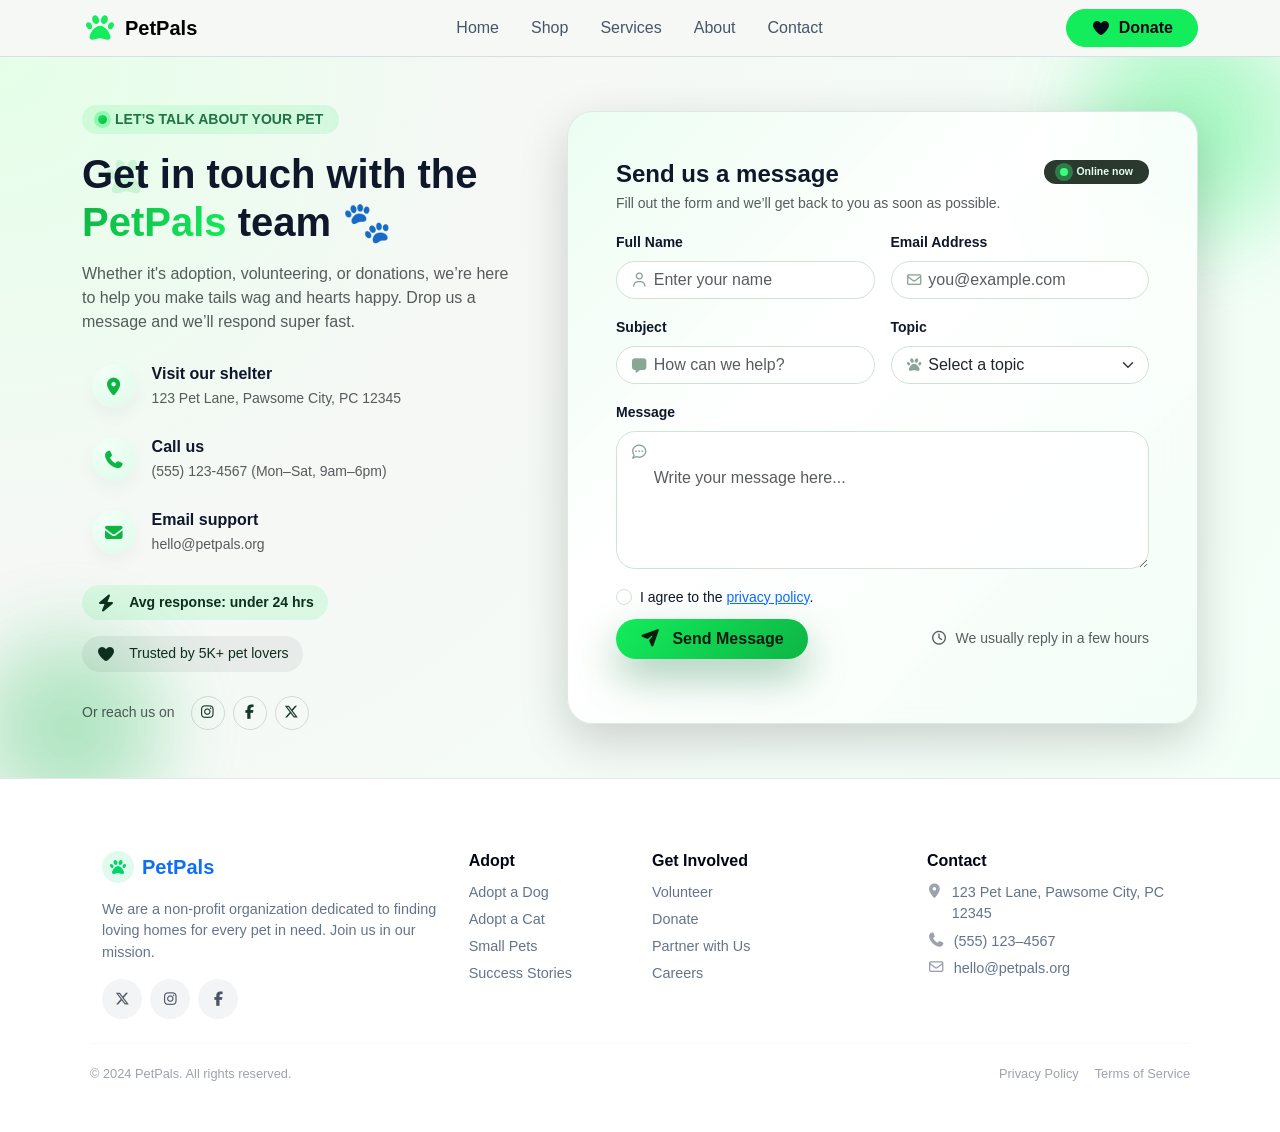
<file: contact.html>
<!DOCTYPE html>
<html lang="en">
<head>
    <meta charset="UTF-8" />
    <meta name="viewport" content="width=device-width, initial-scale=1.0" />
    <title>Pet-Shop Contact</title>

    <link rel="stylesheet" href="./fontawsome/css/all.min.css" />
    <link rel="stylesheet" href="bootstrap/css/bootstrap.min.css" />
    <link rel="stylesheet" href="./css-folder/contact.css" />
  </head>
<body>

    <!-- Navbar -->
    <nav class="navbar navbar-expand-lg navbar-blur sticky-top">
      <div class="container">
        <a class="navbar-brand d-flex align-items-center gap-2" href="./index.html">
          <i class="fa-solid fa-paw fs-3 text-primary-color"></i>
          <span class="fw-bold">PetPals</span>
        </a>

        <button
  class="navbar-toggler"
  type="button"
  data-bs-toggle="collapse"
  data-bs-target="#mainNavbar"
  aria-controls="mainNavbar"
  aria-expanded="false"
  aria-label="Toggle navigation"
>
  <!-- Default icon -->
  <i class="fa-solid fa-bars fs-3"></i>
  <!-- Close icon -->
  <i class="fa-solid fa-xmark fs-3 d-none"></i>
</button>


        <div class="collapse navbar-collapse" id="mainNavbar">
          <ul class="navbar-nav mx-auto mb-2 mb-lg-0 gap-lg-3">
            <li class="nav-item">
              <a class="nav-link fw-medium" href="./index.html">Home</a>
            </li>
            <!-- <li class="nav-item">
              <a class="nav-link fw-medium" href="#">Adopt</a>
            </li> -->
            <li class="nav-item">
              <a class="nav-link fw-medium" href="#">Shop</a>
            </li>
            <li class="nav-item">
              <a class="nav-link fw-medium" href="#">Services</a>
            </li>
            <li class="nav-item">
              <a class="nav-link fw-medium" href="./about.html">About</a>
            </li>
            <li class="nav-item">
              <a class="nav-link fw-medium" href="#">Contact</a>
            </li>
          </ul>

          <div class="d-flex align-items-center gap-2">
            <!-- <button class="btn btn-light btn-pill d-none d-sm-inline-flex px-4">
              Login
            </button> -->
            <button
              class="btn btn-primary-soft btn-pill d-inline-flex align-items-center gap-2 px-4"
            >
              <i class="fa-solid fa-heart"></i>
              <span>Donate</span>
            </button>
          </div>
        </div>
      </div>
    </nav>

    <main>
        <!-- Contact Section -->
<section id="contact" class="contact-section position-relative overflow-hidden py-5 py-md-6">
  <!-- Decorative gradient blobs -->
  <div class="contact-blob contact-blob-1"></div>
  <div class="contact-blob contact-blob-2"></div>

  <!-- Floating paws -->
  <i class="fa-solid fa-paw floating-paw paw-1"></i>
  <i class="fa-solid fa-paw floating-paw paw-2"></i>
  <i class="fa-solid fa-paw floating-paw paw-3"></i>

  <div class="container position-relative">
    <div class="row g-4 g-lg-5 align-items-center">
      <!-- Left Content -->
      <div class="col-lg-5">
        <div class="contact-badge mb-3 d-inline-flex align-items-center px-3 py-1 rounded-pill">
          <span class="contact-badge-dot me-2"></span>
          <span class="text-uppercase fw-semibold small">Let’s talk about your pet</span>
        </div>

        <h2 class="display-6 fw-bold mb-3">
          Get in touch with the <span class="text-primary-accent">PetPals</span> team 🐾
        </h2>

        <p class="text-muted mb-4">
          Whether it's adoption, volunteering, or donations, we’re here to help 
          you make tails wag and hearts happy. Drop us a message and we’ll respond super fast.
        </p>

        <div class="d-flex flex-column gap-3 mb-4">
          <!-- Info Item -->
          <div class="d-flex gap-3 align-items-start contact-info-item">
            <div class="icon-circle flex-shrink-0">
              <i class="fa-solid fa-location-dot"></i>
            </div>
            <div>
              <h6 class="mb-1 fw-semibold">Visit our shelter</h6>
              <p class="mb-0 small text-muted">
                123 Pet Lane, Pawsome City, PC 12345
              </p>
            </div>
          </div>

          <!-- Info Item -->
          <div class="d-flex gap-3 align-items-start contact-info-item">
            <div class="icon-circle flex-shrink-0">
              <i class="fa-solid fa-phone"></i>
            </div>
            <div>
              <h6 class="mb-1 fw-semibold">Call us</h6>
              <p class="mb-0 small text-muted">
                (555) 123-4567 (Mon–Sat, 9am–6pm)
              </p>
            </div>
          </div>

          <!-- Info Item -->
          <div class="d-flex gap-3 align-items-start contact-info-item">
            <div class="icon-circle flex-shrink-0">
              <i class="fa-solid fa-envelope"></i>
            </div>
            <div>
              <h6 class="mb-1 fw-semibold">Email support</h6>
              <p class="mb-0 small text-muted">
                hello@petpals.org
              </p>
            </div>
          </div>
        </div>

        <!-- Small “stats” row -->
        <div class="d-flex flex-wrap gap-3 align-items-center">
          <div class="pill-stat">
            <i class="fa-solid fa-bolt me-2"></i>
            <span class="small fw-semibold">Avg response: under 24 hrs</span>
          </div>
          <div class="pill-stat pill-stat-soft">
            <i class="fa-solid fa-heart me-2"></i>
            <span class="small">Trusted by 5K+ pet lovers</span>
          </div>
        </div>

        <!-- Social icons -->
        <div class="mt-4 d-flex align-items-center gap-3">
          <span class="small text-muted">Or reach us on</span>
          <div class="d-flex gap-2">
            <a href="#" class="social-circle"><i class="fa-brands fa-instagram"></i></a>
            <a href="#" class="social-circle"><i class="fa-brands fa-facebook-f"></i></a>
            <a href="#" class="social-circle"><i class="fa-brands fa-x-twitter"></i></a>
          </div>
        </div>
      </div>

      <!-- Right: Form -->
      <div class="col-lg-7">
        <div class="contact-card glass-card shadow-lg p-4 p-md-5">
          <div class="d-flex justify-content-between align-items-start mb-3">
            <div>
              <h3 class="h4 fw-bold mb-1">Send us a message</h3>
              <p class="text-muted small mb-0">
                Fill out the form and we’ll get back to you as soon as possible.
              </p>
            </div>
            <div class="contact-status-pill d-flex align-items-center px-3 py-1 rounded-pill">
              <span class="status-dot me-2"></span>
              <span class="small fw-semibold">Online now</span>
            </div>
          </div>

          <form id="contactForm" novalidate>
            <div class="row g-3">
              <div class="col-md-6">
                <label for="name" class="form-label small fw-semibold">Full Name</label>
                <div class="input-wrapper">
                  <i class="fa-regular fa-user input-icon"></i>
                  <input
                    type="text"
                    class="form-control"
                    id="name"
                    name="name"
                    placeholder="Enter your name"
                    required
                  />
                </div>
                <div class="invalid-feedback small">
                  Please enter your name.
                </div>
              </div>

              <div class="col-md-6">
                <label for="email" class="form-label small fw-semibold">Email Address</label>
                <div class="input-wrapper">
                  <i class="fa-regular fa-envelope input-icon"></i>
                  <input
                    type="email"
                    class="form-control"
                    id="email"
                    name="email"
                    placeholder="you@example.com"
                    required
                  />
                </div>
                <div class="invalid-feedback small">
                  Please enter a valid email.
                </div>
              </div>

              <div class="col-md-6">
                <label for="subject" class="form-label small fw-semibold">Subject</label>
                <div class="input-wrapper">
                  <i class="fa-solid fa-message input-icon"></i>
                  <input
                    type="text"
                    class="form-control"
                    id="subject"
                    name="subject"
                    placeholder="How can we help?"
                    required
                  />
                </div>
                <div class="invalid-feedback small">
                  Please enter a subject.
                </div>
              </div>

              <div class="col-md-6">
                <label for="topic" class="form-label small fw-semibold">Topic</label>
                <div class="input-wrapper">
                  <i class="fa-solid fa-paw input-icon"></i>
                  <select
                    id="topic"
                    name="topic"
                    class="form-select"
                    required
                  >
                    <option value="" selected disabled>Select a topic</option>
                    <option value="adoption">Pet Adoption</option>
                    <option value="donation">Donations</option>
                    <option value="volunteer">Volunteering</option>
                    <option value="other">Something else</option>
                  </select>
                </div>
                <div class="invalid-feedback small">
                  Please choose a topic.
                </div>
              </div>

              <div class="col-12">
                <label for="message" class="form-label small fw-semibold">Message</label>
                <div class="input-wrapper textarea-wrapper">
                  <i class="fa-regular fa-comment-dots input-icon"></i>
                  <textarea
                    class="form-control"
                    id="message"
                    name="message"
                    rows="4"
                    placeholder="Write your message here..."
                    required
                  ></textarea>
                </div>
                <div class="invalid-feedback small">
                  Please enter a message.
                </div>
              </div>

              <div class="col-12">
                <div class="form-check">
                  <input
                    class="form-check-input"
                    type="checkbox"
                    value=""
                    id="privacyCheck"
                    required
                  />
                  <label class="form-check-label small" for="privacyCheck">
                    I agree to the <a href="#" class="link-underline-primary">privacy policy</a>.
                  </label>
                  <div class="invalid-feedback small">
                    You must agree before submitting.
                  </div>
                </div>
              </div>

              <div class="col-12 d-flex align-items-center justify-content-between gap-3 mt-2">
                <button id="contactSubmitBtn" type="submit" class="btn btn-primary-accent px-4 py-2 fw-semibold d-inline-flex align-items-center">
                  <span class="btn-spinner me-2 d-none">
                    <i class="fa-solid fa-circle-notch fa-spin"></i>
                  </span>
                  <span class="btn-text">
                    <i class="fa-solid fa-paper-plane me-2"></i>
                    Send Message
                  </span>
                </button>
                <span class="small text-muted">
                  <i class="fa-regular fa-clock me-1"></i>
                  We usually reply in a few hours
                </span>
              </div>
            </div>

            <div id="contactStatus" class="mt-3"></div>
          </form>
        </div>
      </div>
    </div>
  </div>
</section>


    </main>
    

    <footer class="site-footer py-5">
      <div class="container">
        <!-- Top part -->
        <div class="row g-4 footer-top mb-4">
          <!-- Brand + text + socials -->
          <div class="col-md-4">
            <div class="d-flex align-items-center gap-2 mb-3 footer-logo">
              <span
                class="footer-logo-icon d-inline-flex align-items-center justify-content-center"
              >
                <i class="fa-solid fa-paw"></i>
              </span>
              <a href="./index.html" class="fs-5 fw-bold">PetPals</a>
            </div>

            <p class="footer-text mb-3">
              We are a non-profit organization dedicated to finding loving homes
              for every pet in need. Join us in our mission.
            </p>

            <div class="d-flex gap-2">
              <a href="#" class="footer-social-btn">
                <i class="fa-brands fa-x-twitter"></i>
              </a>
              <a href="#" class="footer-social-btn">
                <i class="fa-brands fa-instagram"></i>
              </a>
              <a href="#" class="footer-social-btn">
                <i class="fa-brands fa-facebook-f"></i>
              </a>
            </div>
          </div>

          <!-- Adopt -->
          <div class="col-6 col-md-2">
            <h4 class="footer-heading">Adopt</h4>
            <ul class="footer-links">
              <li><a href="#">Adopt a Dog</a></li>
              <li><a href="#">Adopt a Cat</a></li>
              <li><a href="#">Small Pets</a></li>
              <li><a href="#">Success Stories</a></li>
            </ul>
          </div>

          <!-- Get Involved -->
          <div class="col-6 col-md-3">
            <h4 class="footer-heading">Get Involved</h4>
            <ul class="footer-links">
              <li><a href="#">Volunteer</a></li>
              <li><a href="#">Donate</a></li>
              <li><a href="#">Partner with Us</a></li>
              <li><a href="#">Careers</a></li>
            </ul>
          </div>

          <!-- Contact -->
          <div class="col-12 col-md-3">
            <h4 class="footer-heading">Contact</h4>
            <ul class="footer-links footer-contact">
              <li>
                <i class="fa-solid fa-location-dot"></i>
                <span>123 Pet Lane, Pawsome City, PC 12345</span>
              </li>
              <li>
                <i class="fa-solid fa-phone"></i>
                <span>(555) 123–4567</span>
              </li>
              <li>
                <i class="fa-regular fa-envelope"></i>
                <span>hello@petpals.org</span>
              </li>
            </ul>
          </div>
        </div>

        <!-- Divider line -->
        <hr class="footer-divider my-3" />

        <!-- Bottom bar -->
        <div
          class="footer-bottom d-flex flex-column flex-md-row align-items-center justify-content-between gap-2 pt-1"
        >
          <p class="mb-0 footer-bottom-text">
            © 2024 PetPals. All rights reserved.
          </p>

          <!-- <span
            >❤️ Proudly developed by
            <a href="https://designglobal.in/"> Design Global Technology</a>
          </span> -->

          <div class="d-flex gap-3 footer-bottom-links">
            <a href="#">Privacy Policy</a>
            <a href="#">Terms of Service</a>
          </div>
        </div>
      </div>
    </footer>

    <script src="./bootstrap/js/bootstrap.bundle.min.js"></script>
    <script src="./js-folder/contact.js"></script>
</body>
</html>
</file>
<file: css-folder/contact.css>
html {
  scroll-behavior: smooth;
}

/* Custom scrollbar */
::-webkit-scrollbar {
  width: 10px;
}

::-webkit-scrollbar-track {
  background: #f1f1f1;
}

::-webkit-scrollbar-thumb {
  background: var(--primary-color);
  border-radius: 5px;
}














:root {
  --primary-color: #13ec5b;
  --primary-dark: #0eb545;
  --background-light: #f6f8f6;
  --surface-light: #ffffff;
  --text-dark: #0f172a;
}

/* Global */
body {
  font-family:"Plus Jakarta Sans", sans-serif;
  background-color: var(--background-light);
  color: var(--text-dark);
}

.text-primary-color {
  color: var(--primary-color) !important;
}

/* Navbar */
.navbar-blur {
  backdrop-filter: blur(16px);
  background-color: rgba(246, 248, 246, 0.9);
  border-bottom: 1px solid rgba(148, 163, 184, 0.3);
}

.navbar .nav-link {
  color: #475569;
}

.navbar .nav-link.active,
.navbar .nav-link:hover {
  color: #0f172a;
}

/* Buttons */
.btn-pill {
  border-radius: 999px;
  font-weight: 600;
}

.btn-primary-soft {
  background-color: var(--primary-color);
  border-color: var(--primary-color);
  color: #020617;
  /* box-shadow: 0 18px 45px rgba(19, 236, 91, 0.35); */
  transition: transform 0.2s ease, box-shadow 0.2s ease, background-color 0.2s ease;
}

.btn-primary-soft:hover {
  background-color: var(--primary-dark);
  border-color: var(--primary-dark);
  transform: translateY(-1px) scale(1.02);
  box-shadow: 0 20px 60px rgba(19, 236, 91, 0.45);
}

.btn-outline-soft {
  background-color: var(--surface-light);
  border-radius: 999px;
  font-weight: 600;
  border: 1px solid #cbd5f5;
  transition: border-color 0.2s ease, background-color 0.2s ease;
}

.btn-outline-soft:hover {
  border-color: var(--primary-color);
  background-color: #f1f5f9;
}


.navbar-toggler {
    border-color: rgba(0, 0, 0, 0.25);
    border: none !important;
  box-shadow: none !important;
  background: transparent !important;
}















/* ==== Contact Section v2 (Eye-catching) ==== */

:root {
  --petpals-primary: #13ec5b;
  --petpals-primary-dark: #0eb545;
  --petpals-deep: #0d1f16;
}

.contact-section {
  background: radial-gradient(circle at top left, #e4ffe8 0, #f6f8f6 35%, #f2fff7 100%);
  position: relative;
}

/* Gradient blobs in background */
.contact-blob {
  position: absolute;
  border-radius: 999px;
  filter: blur(35px);
  opacity: 0.7;
  z-index: 0;
}

.contact-blob-1 {
  width: 260px;
  height: 260px;
  background: radial-gradient(circle, rgba(19, 236, 91, 0.6), rgba(19, 236, 91, 0));
  top: -60px;
  right: -40px;
}

.contact-blob-2 {
  width: 220px;
  height: 220px;
  background: radial-gradient(circle, rgba(14, 181, 69, 0.55), rgba(14, 181, 69, 0));
  bottom: -60px;
  left: -40px;
}

/* Floating paws */
.floating-paw {
  position: absolute;
  font-size: 2.4rem;
  color: rgba(14, 181, 69, 0.14);
  animation: floatPaw 9s ease-in-out infinite;
  z-index: 0;
}

.paw-1 {
  top: 14%;
  left: 8%;
}

.paw-2 {
  bottom: 18%;
  right: 12%;
  animation-delay: 2s;
}

.paw-3 {
  top: 55%;
  right: 35%;
  animation-delay: 4s;
}

@keyframes floatPaw {
  0% {
    transform: translateY(0) scale(1);
    opacity: 0.15;
  }
  50% {
    transform: translateY(-14px) scale(1.05);
    opacity: 0.35;
  }
  100% {
    transform: translateY(0) scale(1);
    opacity: 0.15;
  }
}

/* Badge */
.contact-badge {
  background-color: rgba(19, 236, 91, 0.12);
  color: #217246;
  backdrop-filter: blur(8px);
}

.contact-badge-dot {
  width: 9px;
  height: 9px;
  border-radius: 999px;
  background: linear-gradient(135deg, var(--petpals-primary), var(--petpals-primary-dark));
  box-shadow: 0 0 0 4px rgba(19, 236, 91, 0.3);
}

/* Accent text & button */
.text-primary-accent {
  background: linear-gradient(120deg, var(--petpals-primary-dark), var(--petpals-primary));
  -webkit-background-clip: text;
  color: transparent;
}

.btn-primary-accent {
  background: linear-gradient(130deg, #13ec5b, #0eb545);
  border: none;
  color: #0b1b10;
  border-radius: 999px;
  box-shadow: 0 18px 40px rgba(3, 113, 45, 0.35);
  transition: transform 0.15s ease, box-shadow 0.15s ease, filter 0.15s ease;
}

.btn-primary-accent:hover {
  transform: translateY(-1px);
  box-shadow: 0 22px 45px rgba(3, 113, 45, 0.45);
  filter: brightness(1.03);
}

.btn-primary-accent:active {
  transform: translateY(0);
  box-shadow: 0 12px 28px rgba(3, 113, 45, 0.4);
}

/* Info items */
.icon-circle {
  width: 44px;
  height: 44px;
  border-radius: 999px;
  display: inline-flex;
  align-items: center;
  justify-content: center;
  background: radial-gradient(circle at 30% 20%, #f2fff7, #dffae9);
  color: var(--petpals-primary-dark);
  font-size: 1.1rem;
  box-shadow: 0 8px 18px rgba(0, 0, 0, 0.04);
}

.contact-info-item {
  padding: 0.4rem 0.6rem;
  border-radius: 1rem;
  transition: background 0.2s ease, transform 0.2s ease;
}

.contact-info-item:hover {
  background-color: rgba(228, 255, 237, 0.9);
  transform: translateY(-1px);
}

/* Pill stats */
.pill-stat {
  padding: 0.45rem 0.9rem;
  border-radius: 999px;
  background: rgba(19, 236, 91, 0.12);
  color: #0d2f1d;
  display: inline-flex;
  align-items: center;
  gap: 0.3rem;
}

.pill-stat-soft {
  background: rgba(11, 27, 16, 0.06);
}

/* Social icons */
.social-circle {
  width: 34px;
  height: 34px;
  border-radius: 999px;
  border: 1px solid rgba(12, 49, 26, 0.15);
  display: inline-flex;
  align-items: center;
  justify-content: center;
  font-size: 0.9rem;
  color: #163827;
  text-decoration: none;
  transition: background 0.18s ease, color 0.18s ease, transform 0.18s ease, box-shadow 0.18s ease;
}

.social-circle:hover {
  background: linear-gradient(135deg, #13ec5b, #0eb545);
  color: #0b1b10;
  transform: translateY(-1px);
  box-shadow: 0 10px 25px rgba(3, 113, 45, 0.4);
}

/* Glass card */
.glass-card {
  border-radius: 1.6rem;
  background: rgba(255, 255, 255, 0.92);
  backdrop-filter: blur(18px);
  border: 1px solid rgba(171, 203, 184, 0.4);
  position: relative;
  overflow: hidden;
}

.glass-card::before {
  content: "";
  position: absolute;
  inset: 0;
  background: linear-gradient(
    135deg,
    rgba(19, 236, 91, 0.09),
    transparent 40%,
    rgba(19, 236, 91, 0.05)
  );
  opacity: 0.9;
  pointer-events: none;
}

/* Make sure inner content is above the overlay */
.glass-card > * {
  position: relative;
  z-index: 1;
}

/* Status pill */
.contact-status-pill {
  background-color: rgba(11, 27, 16, 0.87);
  color: #e6fff0;
  font-size: 0.75rem;
  backdrop-filter: blur(10px);
}

.status-dot {
  width: 8px;
  height: 8px;
  border-radius: 999px;
  background: #38ff7f;
  box-shadow: 0 0 0 5px rgba(56, 255, 127, 0.35);
}

/* Inputs with icons */
.input-wrapper {
  position: relative;
}

.input-wrapper .input-icon {
  position: absolute;
  left: 14px;
  top: 50%;
  transform: translateY(-50%);
  font-size: 0.9rem;
  color: #8aa697;
  pointer-events: none;
}

.input-wrapper textarea + .input-icon,
.textarea-wrapper .input-icon {
  top: 14px;
  transform: none;
}

.input-wrapper .form-control,
.input-wrapper .form-select {
  padding-left: 2.3rem;
}

.textarea-wrapper .form-control {
  padding-left: 2.3rem;
  padding-top: 2.1rem;
}

/* Form controls */
.contact-card .form-control,
.contact-card .form-select,
.contact-card .form-check-input {
  border-radius: 999px;
  border-color: #d2e1d5;
  background-color: rgba(255, 255, 255, 0.9);
}

.contact-card textarea.form-control {
  border-radius: 1.2rem;
  min-height: 130px;
}

.contact-card .form-control:focus,
.contact-card .form-select:focus,
.contact-card .form-check-input:focus {
  border-color: var(--petpals-primary);
  box-shadow: 0 0 0 0.18rem rgba(19, 236, 91, 0.2);
}

/* Button spinner */
.btn-spinner {
  font-size: 0.85rem;
}

/* Success alert pill */
.contact-alert-pill {
  display: inline-flex;
  align-items: center;
  gap: 0.35rem;
  padding: 0.35rem 0.85rem;
  border-radius: 999px;
  background-color: rgba(11, 27, 16, 0.9);
  color: #e9fff5;
  font-size: 0.78rem;
}

/* Sent animation (slight pop glow) */
.contact-card.sent {
  animation: sentPop 0.45s ease-out;
}

@keyframes sentPop {
  0% {
    transform: scale(1);
    box-shadow: 0 18px 40px rgba(3, 113, 45, 0.35);
  }
  40% {
    transform: scale(1.02);
    box-shadow: 0 26px 60px rgba(3, 113, 45, 0.5);
  }
  100% {
    transform: scale(1);
    box-shadow: 0 18px 40px rgba(3, 113, 45, 0.35);
  }
}

/* Responsive tweaks */
@media (max-width: 991.98px) {
  .contact-section {
    padding-top: 3.5rem;
    padding-bottom: 3.5rem;
  }
  .floating-paw {
    font-size: 2rem;
  }
  .glass-card {
    margin-top: 0.5rem;
  }
}

@media (max-width: 575.98px) {
  .contact-section {
    padding-top: 3rem;
    padding-bottom: 3rem;
  }
  .display-6 {
    font-size: 1.8rem;
  }
}

























/* ======= FOOTER ======= */

.site-footer {
  width: 100%;
  background-color: #ffffff;           /* white like design */
  border-top: 1px solid #e5e7eb;       /* subtle line from section above */
}

.footer-top {
  max-width: 1100px;
  margin: 0 auto;
}

.footer-logo a {
  text-decoration: none;
}

/* Logo circle */
.footer-logo-icon {
  width: 32px;
  height: 32px;
  border-radius: 999px;
  background: rgba(0, 212, 106, 0.12); /* soft green tint */
  color: #00d46a;
  font-size: 16px;
}

/* Main paragraph */
.footer-text {
  font-size: 0.9rem;
  color: #64748b;
}

/* Social icons */
.footer-social-btn {
  width: 40px;
  height: 40px;
  border-radius: 999px;
  background-color: #f3f4f6;
  display: inline-flex;
  align-items: center;
  justify-content: center;
  text-decoration: none;
  font-size: 0.9rem;
  color: #4b5563;
  transition: background-color 0.2s ease, color 0.2s ease;
}

.footer-social-btn:hover {
  background-color: #13EC5B;
  color: #111827;
}

/* Column headings + links */
.footer-heading {
  font-size: 1rem;
  font-weight: 600;
  margin-bottom: 0.75rem;
  color: #020617;
}

.footer-links {
  list-style: none;
  padding-left: 0;
  margin: 0;
  display: flex;
  flex-direction: column;
  gap: 0.35rem;
  font-size: 0.9rem;
}

.footer-links a {
  text-decoration: none;
  color: #64748b;
  transition: color 0.2s ease;
}

.footer-links a:hover {
  color: #00d46a;
}

/* Contact items with icons */
.footer-contact li {
  display: flex;
  align-items: flex-start;
  gap: 0.55rem;
}

.footer-contact i {
  margin-top: 2px;
  font-size: 0.9rem;
  color: #9ca3af;
}

.footer-contact span {
  color: #64748b;
}

/* Divider & bottom row */
.footer-divider {
  border-color: #e5e7eb;
  max-width: 1100px;
  margin-left: auto;
  margin-right: auto;
}

.footer-bottom {
  max-width: 1100px;
  margin: 0 auto;
}

.footer-bottom span {
  color: #aaa;
  font-size: 12px;
}

.footer-bottom span a {
  text-decoration: none;
  color: #aaa;
}

.footer-bottom-text {
  font-size: 0.8rem;
  color: #9ca3af;
}

.footer-bottom-links a {
  font-size: 0.8rem;
  text-decoration: none;
  color: #9ca3af;
  transition: color 0.2s ease;
}

.footer-bottom-links a:hover {
  color: #111827;
}
</file>
